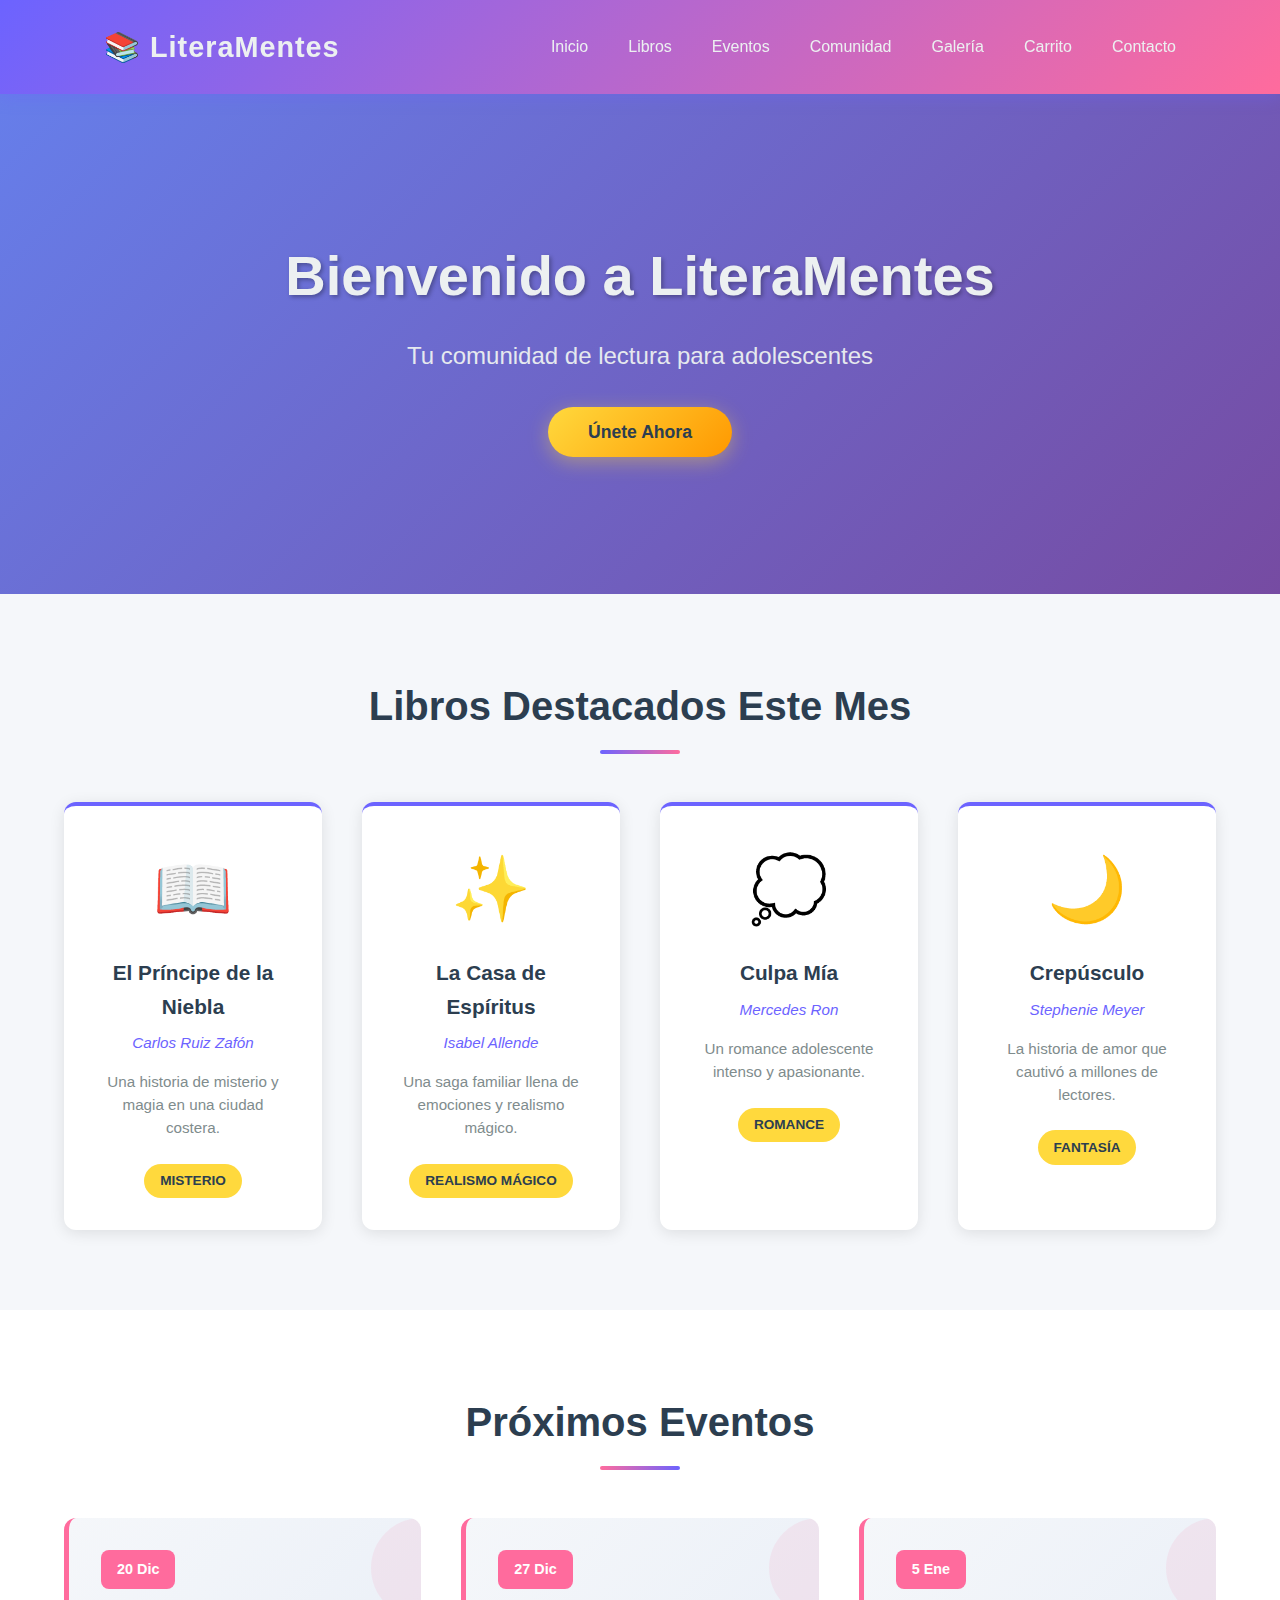
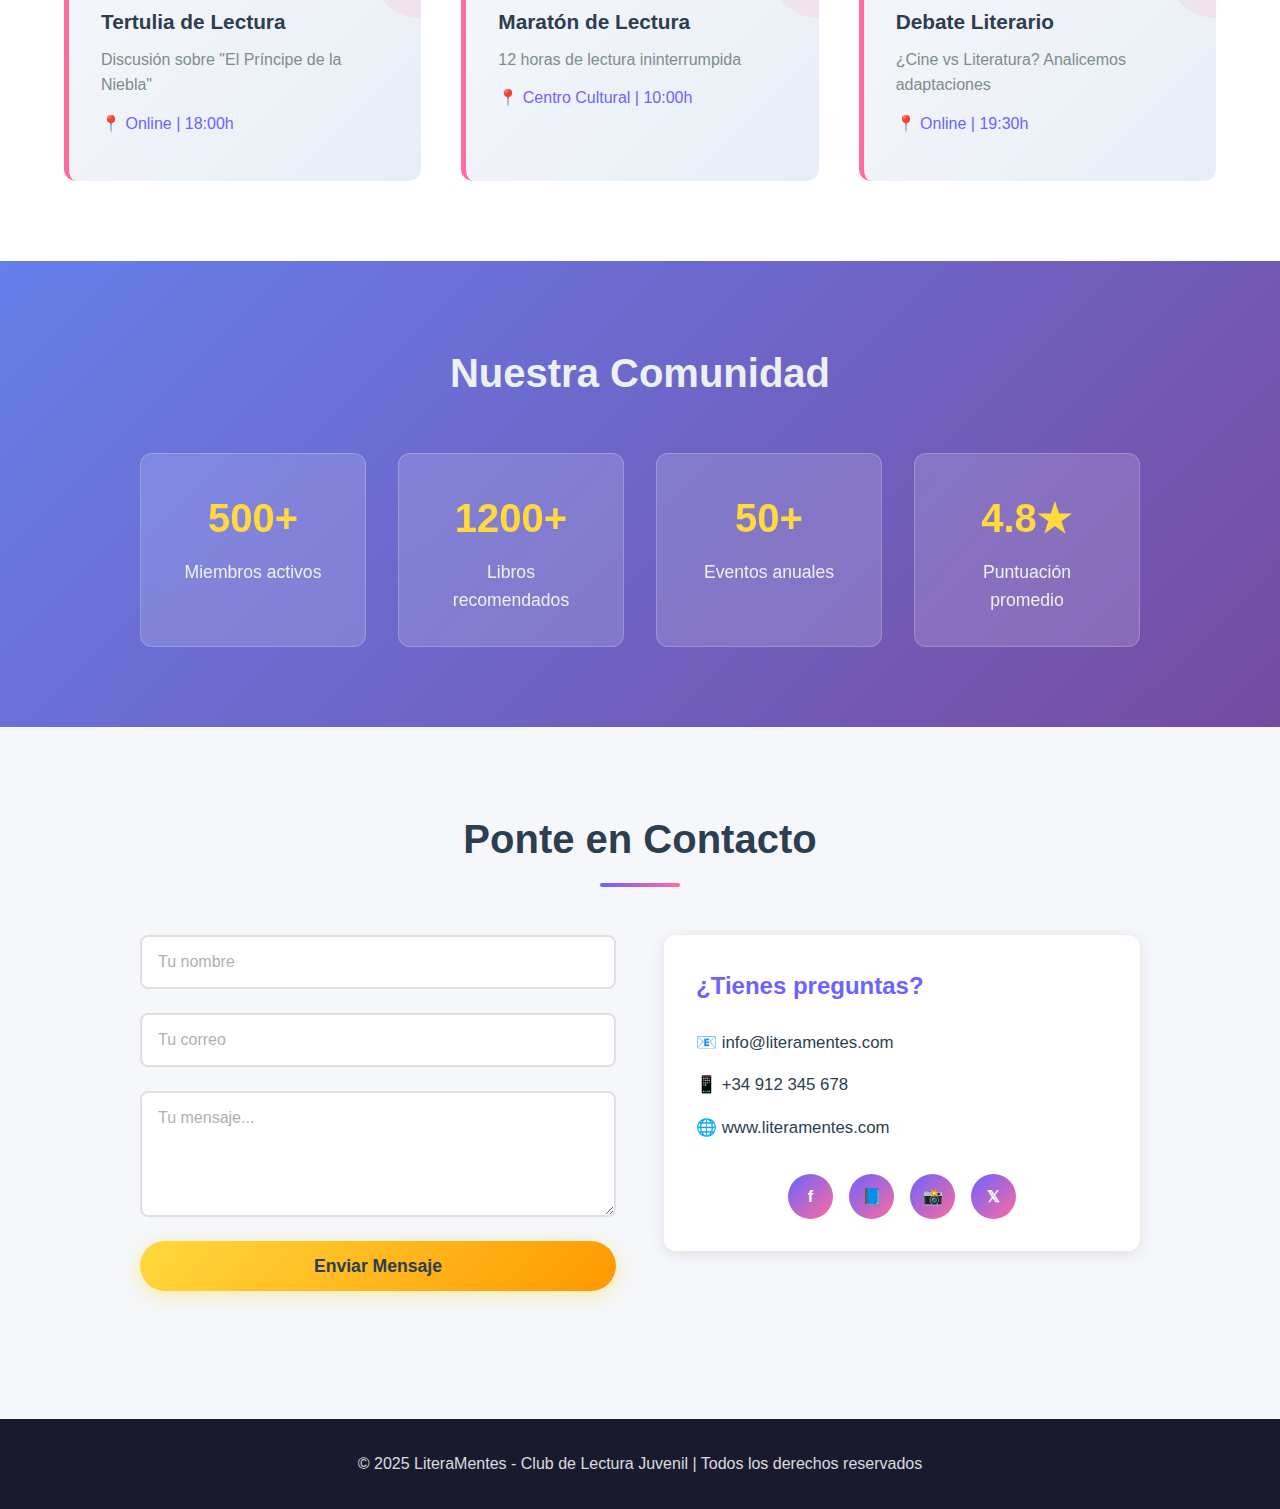
<file: index.html>
<!DOCTYPE html>
<html lang="es">

<head>
    <meta charset="UTF-8">
    <meta name="viewport" content="width=device-width, initial-scale=1.0">
    <title>LiteraMentes - Club de Lectura Juvenil</title>
    <link rel="stylesheet" href="css/style.css">
</head>

<body>
    <!-- Header/Navegación -->
    <header>
        <nav class="navbar">
            <div class="logo">📚 LiteraMentes</div>
            <ul class="nav-links">
                <li><a href="#inicio">Inicio</a></li>
                <li><a href="#libros">Libros</a></li>
                <li><a href="#eventos">Eventos</a></li>
                <li><a href="#comunidad">Comunidad</a></li>
                                <li><a href="pag/gallery.html">Galería</a></li>
                <li><a href="/pag/formularioPago.html">Carrito</a></li>
                <li><a href="/pag/formularioContacto.html">Contacto</a></li>

            </ul>
        </nav>
    </header>

    <!-- Hero Section -->
    <section id="inicio" class="hero">
        <div class="hero-content">
            <h1>Bienvenido a LiteraMentes</h1>
            <p>Tu comunidad de lectura para adolescentes</p>
            <button class="btn-primary">Únete Ahora</button>
        </div>
    </section>

    <!-- Libros Destacados -->
    <section id="libros" class="libros">
        <h2>Libros Destacados Este Mes</h2>
        <div class="libros-grid">
            <div class="libro-card">
                <div class="libro-imagen">📖</div>
                <h3>El Príncipe de la Niebla</h3>
                <p class="autor">Carlos Ruiz Zafón</p>
                <p class="descripcion">Una historia de misterio y magia en una ciudad costera.</p>
                <span class="genero">Misterio</span>
            </div>
            <div class="libro-card">
                <div class="libro-imagen">✨</div>
                <h3>La Casa de Espíritus</h3>
                <p class="autor">Isabel Allende</p>
                <p class="descripcion">Una saga familiar llena de emociones y realismo mágico.</p>
                <span class="genero">Realismo Mágico</span>
            </div>
            <div class="libro-card">
                <div class="libro-imagen">💭</div>
                <h3>Culpa Mía</h3>
                <p class="autor">Mercedes Ron</p>
                <p class="descripcion">Un romance adolescente intenso y apasionante.</p>
                <span class="genero">Romance</span>
            </div>
            <div class="libro-card">
                <div class="libro-imagen">🌙</div>
                <h3>Crepúsculo</h3>
                <p class="autor">Stephenie Meyer</p>
                <p class="descripcion">La historia de amor que cautivó a millones de lectores.</p>
                <span class="genero">Fantasía</span>
            </div>
        </div>
    </section>

    <!-- Eventos Próximos -->
    <section id="eventos" class="eventos">
        <h2>Próximos Eventos</h2>
        <div class="eventos-container">
            <div class="evento-card">
                <div class="evento-fecha">20 Dic</div>
                <h3>Tertulia de Lectura</h3>
                <p>Discusión sobre "El Príncipe de la Niebla"</p>
                <p class="hora">📍 Online | 18:00h</p>
            </div>
            <div class="evento-card">
                <div class="evento-fecha">27 Dic</div>
                <h3>Maratón de Lectura</h3>
                <p>12 horas de lectura ininterrumpida</p>
                <p class="hora">📍 Centro Cultural | 10:00h</p>
            </div>
            <div class="evento-card">
                <div class="evento-fecha">5 Ene</div>
                <h3>Debate Literario</h3>
                <p>¿Cine vs Literatura? Analicemos adaptaciones</p>
                <p class="hora">📍 Online | 19:30h</p>
            </div>
        </div>
    </section>

    <!-- Comunidad -->
    <section id="comunidad" class="comunidad">
        <h2>Nuestra Comunidad</h2>
        <div class="comunidad-stats">
            <div class="stat">
                <h3>500+</h3>
                <p>Miembros activos</p>
            </div>
            <div class="stat">
                <h3>1200+</h3>
                <p>Libros recomendados</p>
            </div>
            <div class="stat">
                <h3>50+</h3>
                <p>Eventos anuales</p>
            </div>
            <div class="stat">
                <h3>4.8★</h3>
                <p>Puntuación promedio</p>
            </div>
        </div>
    </section>

    <!-- Contacto -->
    <section id="contacto" class="contacto">
        <h2>Ponte en Contacto</h2>
        <div class="contacto-container">
            <form class="formulario">
                <input type="text" placeholder="Tu nombre" required>
                <input type="email" placeholder="Tu correo" required>
                <textarea placeholder="Tu mensaje..." rows="5" required></textarea>
                <button type="submit" class="btn-primary">Enviar Mensaje</button>
            </form>
            <div class="contacto-info">
                <h3>¿Tienes preguntas?</h3>
                <p>📧 info@literamentes.com</p>
                <p>📱 +34 912 345 678</p>
                <p>🌐 www.literamentes.com</p>
                <div class="redes-sociales">
                    <a href="#" class="red-social">f</a>
                    <a href="#" class="red-social">📘</a>
                    <a href="#" class="red-social">📸</a>
                    <a href="#" class="red-social">𝕏</a>
                </div>
            </div>
        </div>
    </section>

    <!-- Footer -->
    <footer>
        <p>&copy; 2025 LiteraMentes - Club de Lectura Juvenil | Todos los derechos reservados</p>
    </footer>

    <script>
    </script>
</body>

</html>
</file>
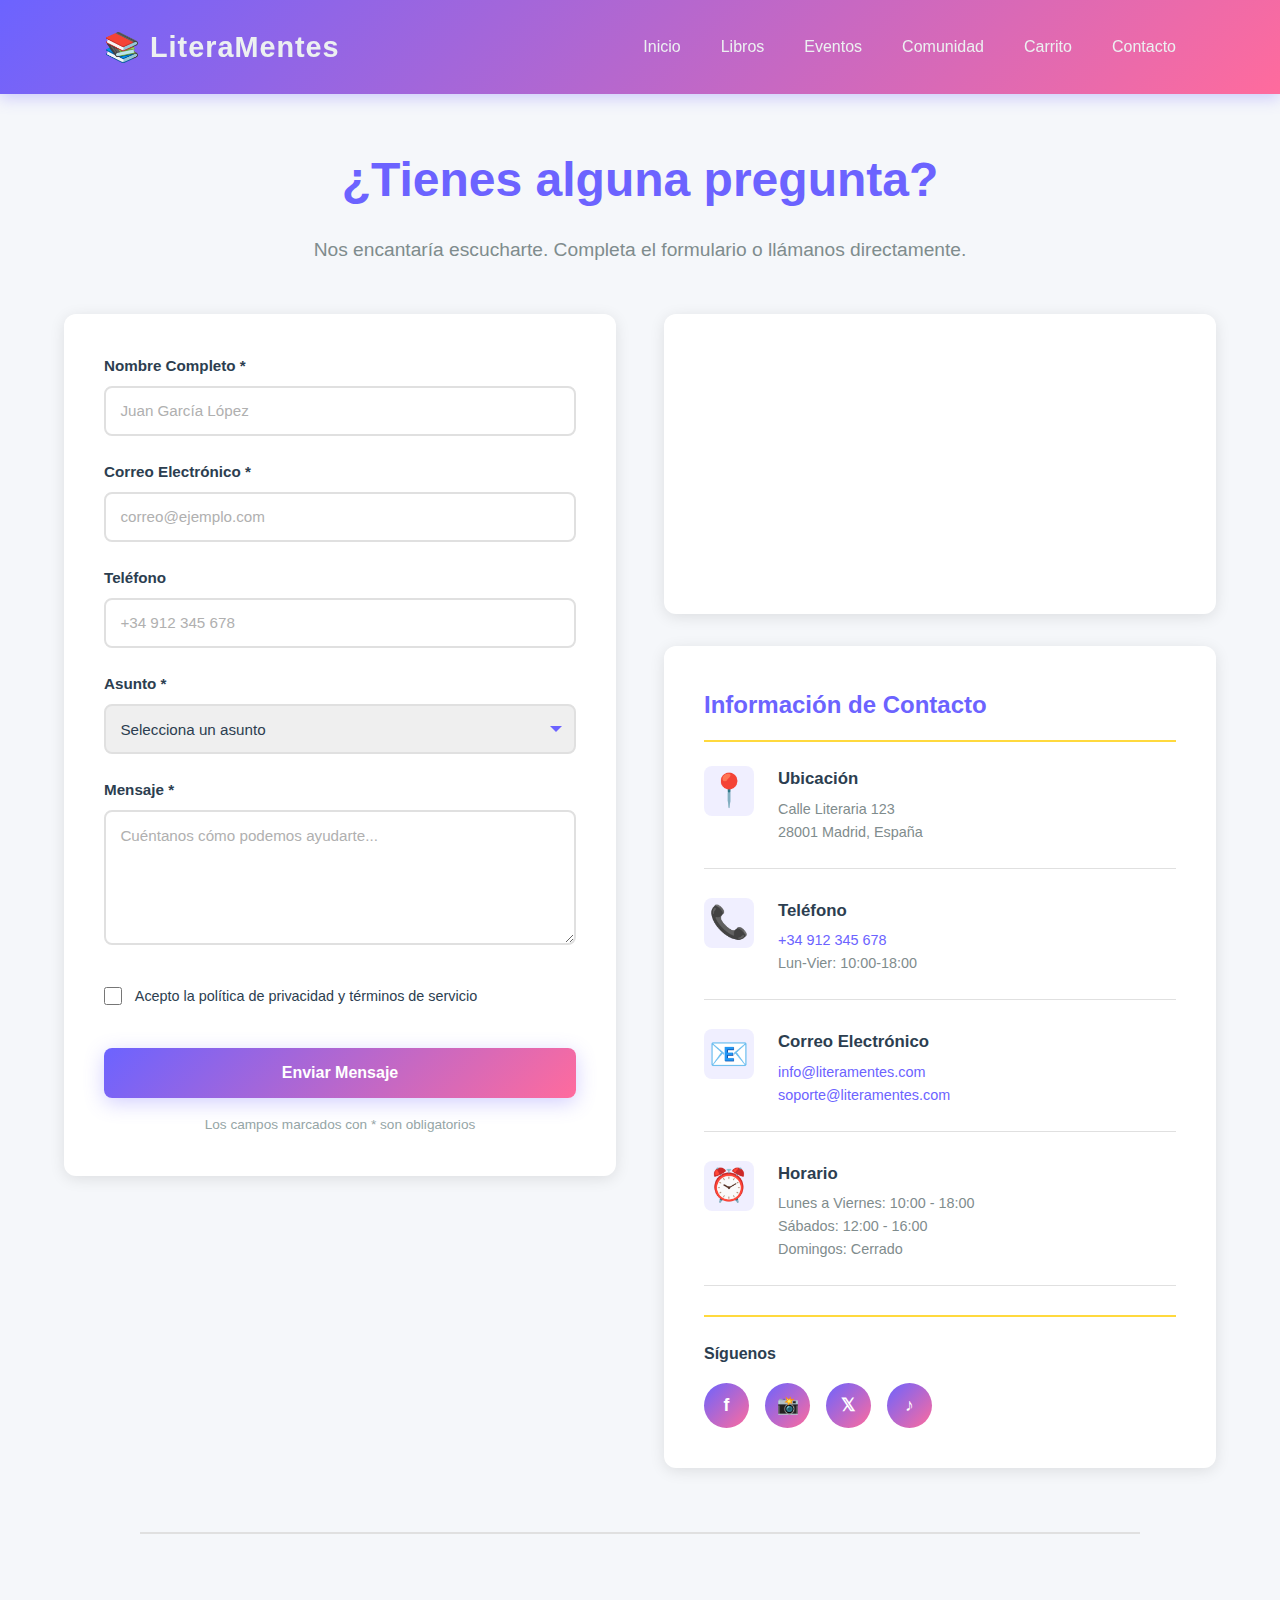
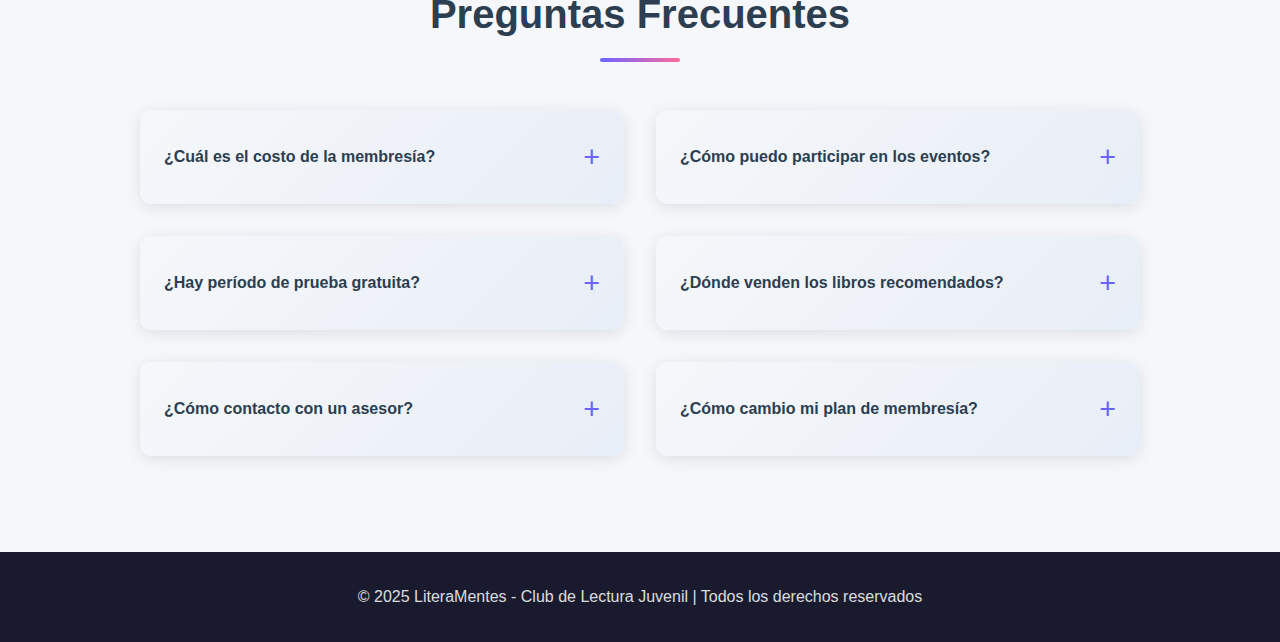
<file: pag/formularioContacto.html>
<!DOCTYPE html>
<html lang="es">

<head>
    <meta charset="UTF-8">
    <meta name="viewport" content="width=device-width, initial-scale=1.0">
    <title>Formulario de Contacto - LiteraMentes</title>
    <link rel="stylesheet" href="../css/style.css">
    <link rel="stylesheet" href="../css/contacto.css">
    <link rel="stylesheet" href="https://cdnjs.cloudflare.com/ajax/libs/font-awesome/6.4.0/css/all.min.css">
</head>

<body>
    <!-- Header/Navegación -->
    <header>
        <nav class="navbar">
            <div class="logo">📚 LiteraMentes</div>
            <ul class="nav-links">
                <li><a href="../index.html">Inicio</a></li>
                <li><a href="../index.html#libros">Libros</a></li>
                <li><a href="../index.html#eventos">Eventos</a></li>
                <li><a href="../index.html#comunidad">Comunidad</a></li>
                <li><a href="/pag/formularioPago.html">Carrito</a></li>
                <li><a href="/pag/formularioContacto.html">Contacto</a></li>
            </ul>
        </nav>
    </header>

    <!-- Sección de Contacto -->
    <section class="contacto-section">
        <h1 class="contacto-titulo">¿Tienes alguna pregunta?</h1>
        <p class="contacto-subtitulo">Nos encantaría escucharte. Completa el formulario o llámanos directamente.</p>

        <div class="contacto-wrapper">
            <!-- Columna Izquierda: Formulario -->
            <div class="contacto-formulario-wrapper">
                <form class="contacto-form" id="contactoForm">
                    <div class="form-grupo">
                        <label for="nombre">Nombre Completo *</label>
                        <input type="text" id="nombre" name="nombre" placeholder="Juan García López" required>
                    </div>

                    <div class="form-grupo">
                        <label for="email">Correo Electrónico *</label>
                        <input type="email" id="email" name="email" placeholder="correo@ejemplo.com" required>
                    </div>

                    <div class="form-grupo">
                        <label for="telefono">Teléfono</label>
                        <input type="tel" id="telefono" name="telefono" placeholder="+34 912 345 678">
                    </div>

                    <div class="form-grupo">
                        <label for="asunto">Asunto *</label>
                        <select id="asunto" name="asunto" required>
                            <option value="">Selecciona un asunto</option>
                            <option value="membresía">Preguntas sobre membresía</option>
                            <option value="eventos">Información sobre eventos</option>
                            <option value="libros">Recomendaciones de libros</option>
                            <option value="soporte">Soporte técnico</option>
                            <option value="otro">Otro</option>
                        </select>
                    </div>

                    <div class="form-grupo">
                        <label for="mensaje">Mensaje *</label>
                        <textarea id="mensaje" name="mensaje" rows="6" placeholder="Cuéntanos cómo podemos ayudarte..."
                            required></textarea>
                    </div>

                    <div class="form-grupo-checkbox">
                        <label class="checkbox-label">
                            <input type="checkbox" name="privacidad" required>
                            <span>Acepto la política de privacidad y términos de servicio</span>
                        </label>
                    </div>

                    <button type="submit" class="btn-enviar">Enviar Mensaje</button>
                    <p class="form-nota">Los campos marcados con * son obligatorios</p>
                </form>
            </div>

            <!-- Columna Derecha: Mapa e Información -->
            <div class="contacto-info-wrapper">
                <!-- Mapa -->
                <div class="mapa-container">
                    <iframe class="mapa-embed"
                        src="https://www.google.com/maps/embed?pb=!1m18!1m12!1m3!1d3037.0000000000005!2d-3.6965656!3d40.4168!2m3!1f0!2f0!3f0!3m2!1i1024!2i768!4f13.1!3m3!1m2!1s0xd418eb4c588b5c1%3A0xd8f71c7c0c0c0c0c!2sMadrid!5e0!3m2!1ses!2ses!4v1703000000000"
                        width="100%" height="300" style="border:0;" allowfullscreen="" loading="lazy"
                        referrerpolicy="no-referrer-when-downgrade"></iframe>
                </div>

                <!-- Información de Contacto -->
                <div class="info-contacto">
                    <h2>Información de Contacto</h2>

                    <div class="info-item">
                        <div class="info-icono">📍</div>
                        <div>
                            <h3>Ubicación</h3>
                            <p>Calle Literaria 123<br>28001 Madrid, España</p>
                        </div>
                    </div>

                    <div class="info-item">
                        <div class="info-icono">📞</div>
                        <div>
                            <h3>Teléfono</h3>
                            <p><a href="tel:+34912345678">+34 912 345 678</a><br>Lun-Vier: 10:00-18:00</p>
                        </div>
                    </div>

                    <div class="info-item">
                        <div class="info-icono">📧</div>
                        <div>
                            <h3>Correo Electrónico</h3>
                            <p><a href="mailto:info@literamentes.com">info@literamentes.com</a><br><a
                                    href="mailto:soporte@literamentes.com">soporte@literamentes.com</a></p>
                        </div>
                    </div>

                    <div class="info-item">
                        <div class="info-icono">⏰</div>
                        <div>
                            <h3>Horario</h3>
                            <p>Lunes a Viernes: 10:00 - 18:00<br>Sábados: 12:00 - 16:00<br>Domingos: Cerrado</p>
                        </div>
                    </div>

                    <!-- Redes Sociales -->
                    <div class="redes-contacto">
                        <h3>Síguenos</h3>
                        <div class="social-links">
                            <a href="#" class="social-btn" title="Facebook">f</a>
                            <a href="#" class="social-btn" title="Instagram">📸</a>
                            <a href="#" class="social-btn" title="Twitter">𝕏</a>
                            <a href="#" class="social-btn" title="TikTok">♪</a>
                        </div>
                    </div>
                </div>
            </div>
        </div>

        <!-- Preguntas Frecuentes -->
        <section class="faq-section">
            <h2>Preguntas Frecuentes</h2>

            <div class="faq-grid">
                <div class="faq-item">
                    <div class="faq-pregunta">
                        <h3>¿Cuál es el costo de la membresía?</h3>
                        <span class="faq-toggle">+</span>
                    </div>
                    <div class="faq-respuesta">
                        <p>Ofrecemos diferentes planes: Membresía Básica por €9.99/mes, Premium por €19.99/mes y VIP por
                            €29.99/mes. Todos incluyen acceso a eventos mensuales y discuentos en libros.</p>
                    </div>
                </div>

                <div class="faq-item">
                    <div class="faq-pregunta">
                        <h3>¿Cómo puedo participar en los eventos?</h3>
                        <span class="faq-toggle">+</span>
                    </div>
                    <div class="faq-respuesta">
                        <p>Como miembro, automáticamente recibirás invitaciones por correo. Solo necesitas confirmar tu
                            asistencia en la plataforma. Los eventos son tanto presenciales como virtuales.</p>
                    </div>
                </div>

                <div class="faq-item">
                    <div class="faq-pregunta">
                        <h3>¿Hay período de prueba gratuita?</h3>
                        <span class="faq-toggle">+</span>
                    </div>
                    <div class="faq-respuesta">
                        <p>Sí, ofrecemos 30 días de prueba gratuita para la membresía Premium. No requiere tarjeta de
                            crédito y puedes cancelar en cualquier momento.</p>
                    </div>
                </div>

                <div class="faq-item">
                    <div class="faq-pregunta">
                        <h3>¿Dónde venden los libros recomendados?</h3>
                        <span class="faq-toggle">+</span>
                    </div>
                    <div class="faq-respuesta">
                        <p>Tenemos alianzas con las principales librerías online. En nuestro sitio encontrarás enlaces
                            directos para comprar con descuento especial para miembros.</p>
                    </div>
                </div>

                <div class="faq-item">
                    <div class="faq-pregunta">
                        <h3>¿Cómo contacto con un asesor?</h3>
                        <span class="faq-toggle">+</span>
                    </div>
                    <div class="faq-respuesta">
                        <p>Puedes contactarnos a través de este formulario, por teléfono en horario de atención, o vía
                            chat en vivo disponible en nuestro sitio web.</p>
                    </div>
                </div>

                <div class="faq-item">
                    <div class="faq-pregunta">
                        <h3>¿Cómo cambio mi plan de membresía?</h3>
                        <span class="faq-toggle">+</span>
                    </div>
                    <div class="faq-respuesta">
                        <p>Desde tu perfil, puedes actualizar tu plan en cualquier momento. El cambio se aplica
                            inmediatamente y ajustaremos el cobro proporcionalmente.</p>
                    </div>
                </div>
            </div>
        </section>
    </section>

    <!-- Footer -->
    <footer>
        <p>&copy; 2025 LiteraMentes - Club de Lectura Juvenil | Todos los derechos reservados</p>
    </footer>

    <script>
        // Manejo del formulario
        const contactoForm = document.getElementById('contactoForm');

        contactoForm.addEventListener('submit', (e) => {
            e.preventDefault();
            alert('¡Gracias por tu mensaje! Nos pondremos en contacto pronto. 📚');
            contactoForm.reset();
        });

        // Acordeón de FAQ
        const faqItems = document.querySelectorAll('.faq-pregunta');

        faqItems.forEach(pregunta => {
            pregunta.addEventListener('click', () => {
                const item = pregunta.parentElement;
                const respuesta = item.querySelector('.faq-respuesta');
                const toggle = pregunta.querySelector('.faq-toggle');

                // Cerrar otros items abiertos
                document.querySelectorAll('.faq-item.activo').forEach(openItem => {
                    if (openItem !== item) {
                        openItem.classList.remove('activo');
                        openItem.querySelector('.faq-toggle').textContent = '+';
                    }
                });

                // Abrir/cerrar item actual
                item.parentElement.classList.toggle('activo');
                toggle.textContent = item.parentElement.classList.contains('activo') ? '−' : '+';
            });
        });
    </script>
</body>

</html>
</file>
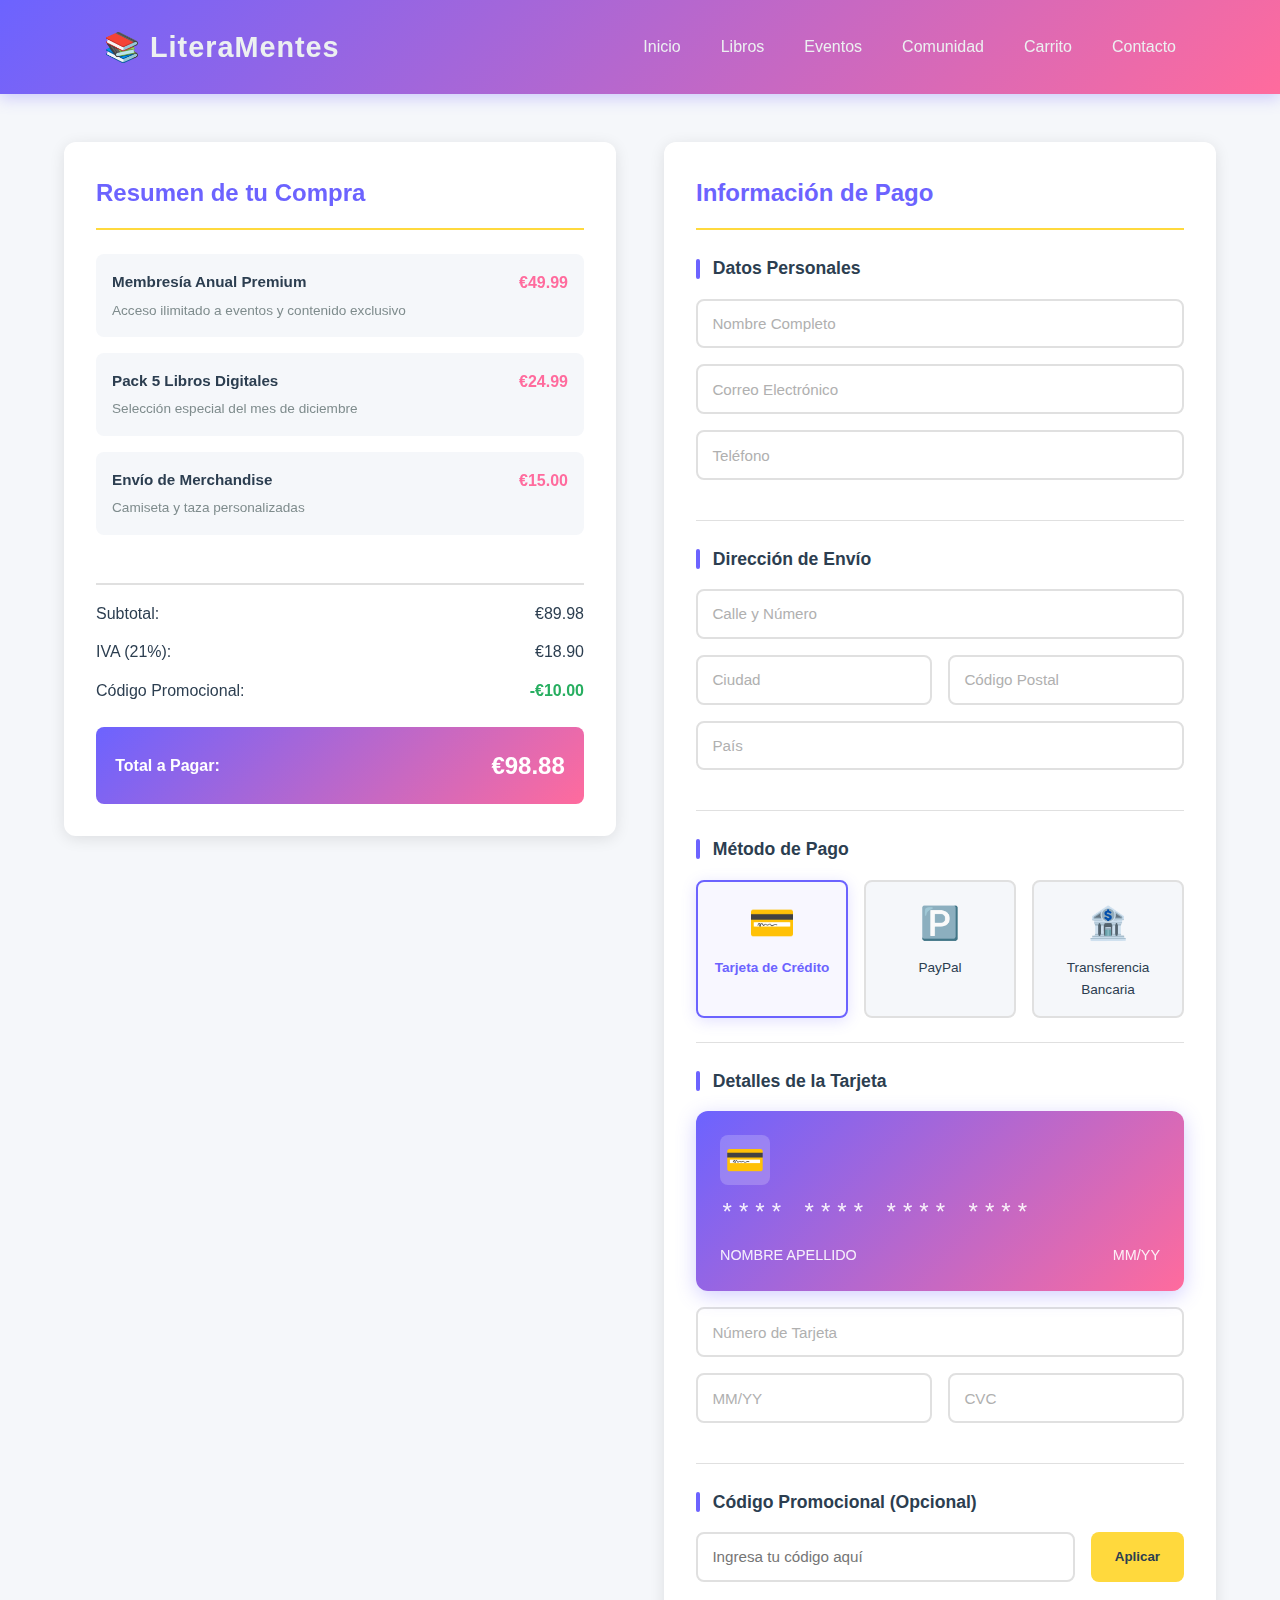
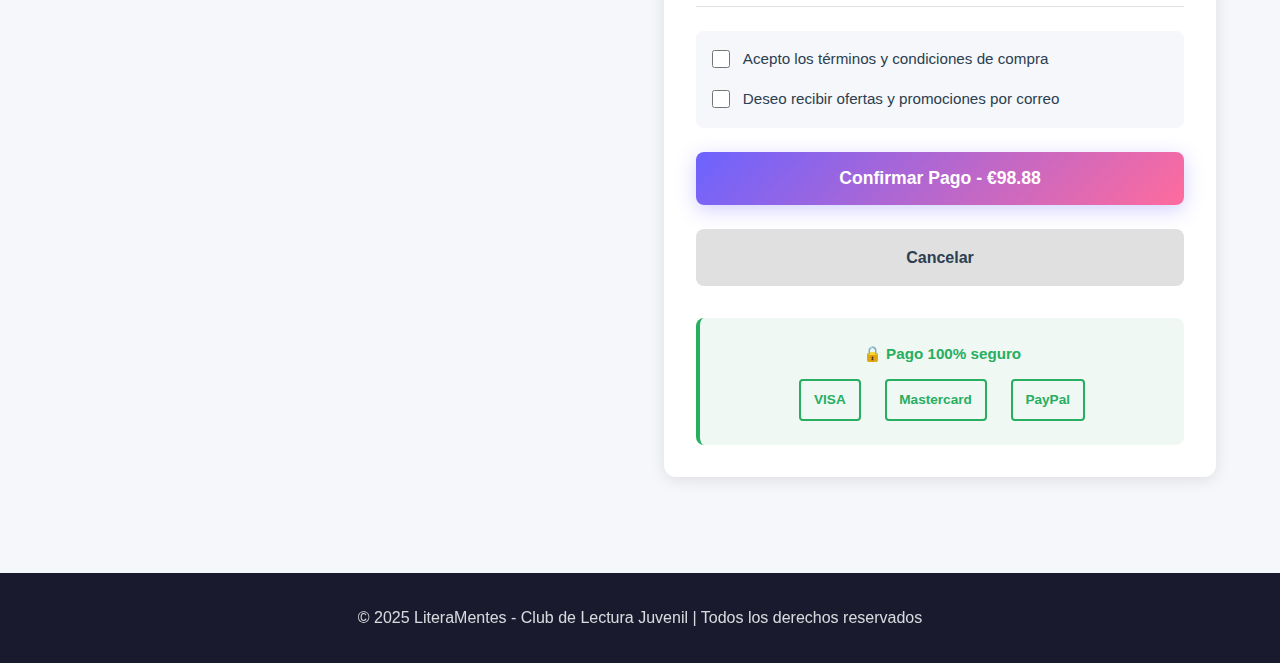
<file: pag/formularioPago.html>
<!DOCTYPE html>
<html lang="es">

<head>
    <meta charset="UTF-8">
    <meta name="viewport" content="width=device-width, initial-scale=1.0">
    <title>Formulario de Pago - LiteraMentes</title>
    <link rel="stylesheet" href="../css/style.css">
    <link rel="stylesheet" href="../css/pago.css">
</head>

<body>
    <!-- Header/Navegación -->
    <header>
        <nav class="navbar">
            <div class="logo">📚 LiteraMentes</div>
            <ul class="nav-links">
                <li><a href="../index.html">Inicio</a></li>
                <li><a href="../index.html#libros">Libros</a></li>
                <li><a href="../index.html#eventos">Eventos</a></li>
                <li><a href="../index.html#comunidad">Comunidad</a></li>
                <li><a href="/pag/formularioPago.html">Carrito</a></li>
                <li><a href="/pag/formularioContacto.html">Contacto</a></li>
            </ul>
        </nav>
    </header>

    <!-- Sección de Pago -->
    <section class="pago-section">
        <div class="pago-container">
            <!-- Lado Izquierdo: Resumen del Pedido -->
            <div class="pago-resumen">
                <h2>Resumen de tu Compra</h2>

                <div class="resumen-items">
                    <div class="resumen-item">
                        <div class="item-info">
                            <h3>Membresía Anual Premium</h3>
                            <p class="item-desc">Acceso ilimitado a eventos y contenido exclusivo</p>
                        </div>
                        <span class="item-precio">€49.99</span>
                    </div>

                    <div class="resumen-item">
                        <div class="item-info">
                            <h3>Pack 5 Libros Digitales</h3>
                            <p class="item-desc">Selección especial del mes de diciembre</p>
                        </div>
                        <span class="item-precio">€24.99</span>
                    </div>

                    <div class="resumen-item">
                        <div class="item-info">
                            <h3>Envío de Merchandise</h3>
                            <p class="item-desc">Camiseta y taza personalizadas</p>
                        </div>
                        <span class="item-precio">€15.00</span>
                    </div>
                </div>

                <div class="resumen-detalles">
                    <div class="detalle-fila">
                        <span>Subtotal:</span>
                        <span>€89.98</span>
                    </div>
                    <div class="detalle-fila">
                        <span>IVA (21%):</span>
                        <span>€18.90</span>
                    </div>
                    <div class="detalle-fila descuento">
                        <span>Código Promocional:</span>
                        <span>-€10.00</span>
                    </div>
                </div>

                <div class="resumen-total">
                    <span>Total a Pagar:</span>
                    <span class="total-cantidad">€98.88</span>
                </div>
            </div>

            <!-- Lado Derecho: Formulario de Pago -->
            <div class="pago-formulario">
                <h2>Información de Pago</h2>

                <form class="form-pago">
                    <!-- Datos Personales -->
                    <div class="form-seccion">
                        <h3>Datos Personales</h3>
                        <div class="form-grupo">
                            <input type="text" placeholder="Nombre Completo" required>
                        </div>
                        <div class="form-grupo">
                            <input type="email" placeholder="Correo Electrónico" required>
                        </div>
                        <div class="form-grupo">
                            <input type="tel" placeholder="Teléfono" required>
                        </div>
                    </div>

                    <!-- Dirección -->
                    <div class="form-seccion">
                        <h3>Dirección de Envío</h3>
                        <div class="form-grupo">
                            <input type="text" placeholder="Calle y Número" required>
                        </div>
                        <div class="form-row">
                            <div class="form-grupo">
                                <input type="text" placeholder="Ciudad" required>
                            </div>
                            <div class="form-grupo">
                                <input type="text" placeholder="Código Postal" required>
                            </div>
                        </div>
                        <div class="form-grupo">
                            <input type="text" placeholder="País" required>
                        </div>
                    </div>

                    <!-- Método de Pago -->
                    <div class="form-seccion">
                        <h3>Método de Pago</h3>
                        <div class="metodos-pago">
                            <label class="metodo-opcion">
                                <input type="radio" name="metodo" value="tarjeta" checked>
                                <span class="metodo-icono">💳</span>
                                <span class="metodo-texto">Tarjeta de Crédito</span>
                            </label>
                            <label class="metodo-opcion">
                                <input type="radio" name="metodo" value="paypal">
                                <span class="metodo-icono">🅿️</span>
                                <span class="metodo-texto">PayPal</span>
                            </label>
                            <label class="metodo-opcion">
                                <input type="radio" name="metodo" value="transferencia">
                                <span class="metodo-icono">🏦</span>
                                <span class="metodo-texto">Transferencia Bancaria</span>
                            </label>
                        </div>
                    </div>

                    <!-- Detalles Tarjeta -->
                    <div class="form-seccion" id="seccionTarjeta">
                        <h3>Detalles de la Tarjeta</h3>
                        <div class="form-grupo">
                            <div class="tarjeta-preview">
                                <div class="tarjeta-chip">💳</div>
                                <div class="tarjeta-numero">**** **** **** ****</div>
                                <div class="tarjeta-datos">
                                    <span id="nombreTarjeta">NOMBRE APELLIDO</span>
                                    <span id="fechaTarjeta">MM/YY</span>
                                </div>
                            </div>
                        </div>
                        <div class="form-grupo">
                            <input type="text" placeholder="Número de Tarjeta" maxlength="19" id="inputNumeroTarjeta"
                                required>
                        </div>
                        <div class="form-row">
                            <div class="form-grupo">
                                <input type="text" placeholder="MM/YY" maxlength="5" id="inputFechaTarjeta" required>
                            </div>
                            <div class="form-grupo">
                                <input type="text" placeholder="CVC" maxlength="3" id="inputCVC" required>
                            </div>
                        </div>
                    </div>

                    <!-- Código Promocional -->
                    <div class="form-seccion">
                        <h3>Código Promocional (Opcional)</h3>
                        <div class="form-grupo-promo">
                            <input type="text" placeholder="Ingresa tu código aquí">
                            <button type="button" class="btn-aplicar">Aplicar</button>
                        </div>
                    </div>

                    <!-- Términos -->
                    <div class="form-terminos">
                        <label>
                            <input type="checkbox" required>
                            <span>Acepto los términos y condiciones de compra</span>
                        </label>
                        <label>
                            <input type="checkbox">
                            <span>Deseo recibir ofertas y promociones por correo</span>
                        </label>
                    </div>

                    <!-- Botones -->
                    <button type="submit" class="btn-pagar">Confirmar Pago - €98.88</button>
                    <a href="../index.html" class="btn-cancelar">Cancelar</a>
                </form>

                <!-- Medios de Pago Seguros -->
                <div class="medios-seguros">
                    <p>🔒 Pago 100% seguro</p>
                    <div class="logos-pago">
                        <span>VISA</span>
                        <span>Mastercard</span>
                        <span>PayPal</span>
                    </div>
                </div>
            </div>
        </div>
    </section>

    <!-- Footer -->
    <footer>
        <p>&copy; 2025 LiteraMentes - Club de Lectura Juvenil | Todos los derechos reservados</p>
    </footer>

    <script>
        // Actualizar vista previa de tarjeta
        const inputNumeroTarjeta = document.getElementById('inputNumeroTarjeta');
        const inputFechaTarjeta = document.getElementById('inputFechaTarjeta');
        const nombreTarjeta = document.getElementById('nombreTarjeta');
        const fechaTarjeta = document.getElementById('fechaTarjeta');

        inputNumeroTarjeta.addEventListener('input', (e) => {
            let valor = e.target.value.replace(/\s/g, '');
            valor = valor.replace(/(\d{4})/g, '$1 ').trim();
            e.target.value = valor;
        });

        inputFechaTarjeta.addEventListener('input', (e) => {
            let valor = e.target.value.replace(/\D/g, '');
            if (valor.length >= 2) {
                valor = valor.substring(0, 2) + '/' + valor.substring(2, 4);
            }
            e.target.value = valor;
            fechaTarjeta.textContent = valor || 'MM/YY';
        });

        // Mostrar/Ocultar sección de tarjeta según método de pago
        const metodoPago = document.querySelectorAll('input[name="metodo"]');
        const seccionTarjeta = document.getElementById('seccionTarjeta');

        metodoPago.forEach(metodo => {
            metodo.addEventListener('change', (e) => {
                if (e.target.value === 'tarjeta') {
                    seccionTarjeta.style.display = 'block';
                } else {
                    seccionTarjeta.style.display = 'none';
                }
            });
        });

        // Envío de formulario
        document.querySelector('.form-pago').addEventListener('submit', (e) => {
            e.preventDefault();
            alert('¡Pago procesado correctamente! Gracias por tu compra en LiteraMentes 📚');
        });
    </script>
</body>

</html>
</file>
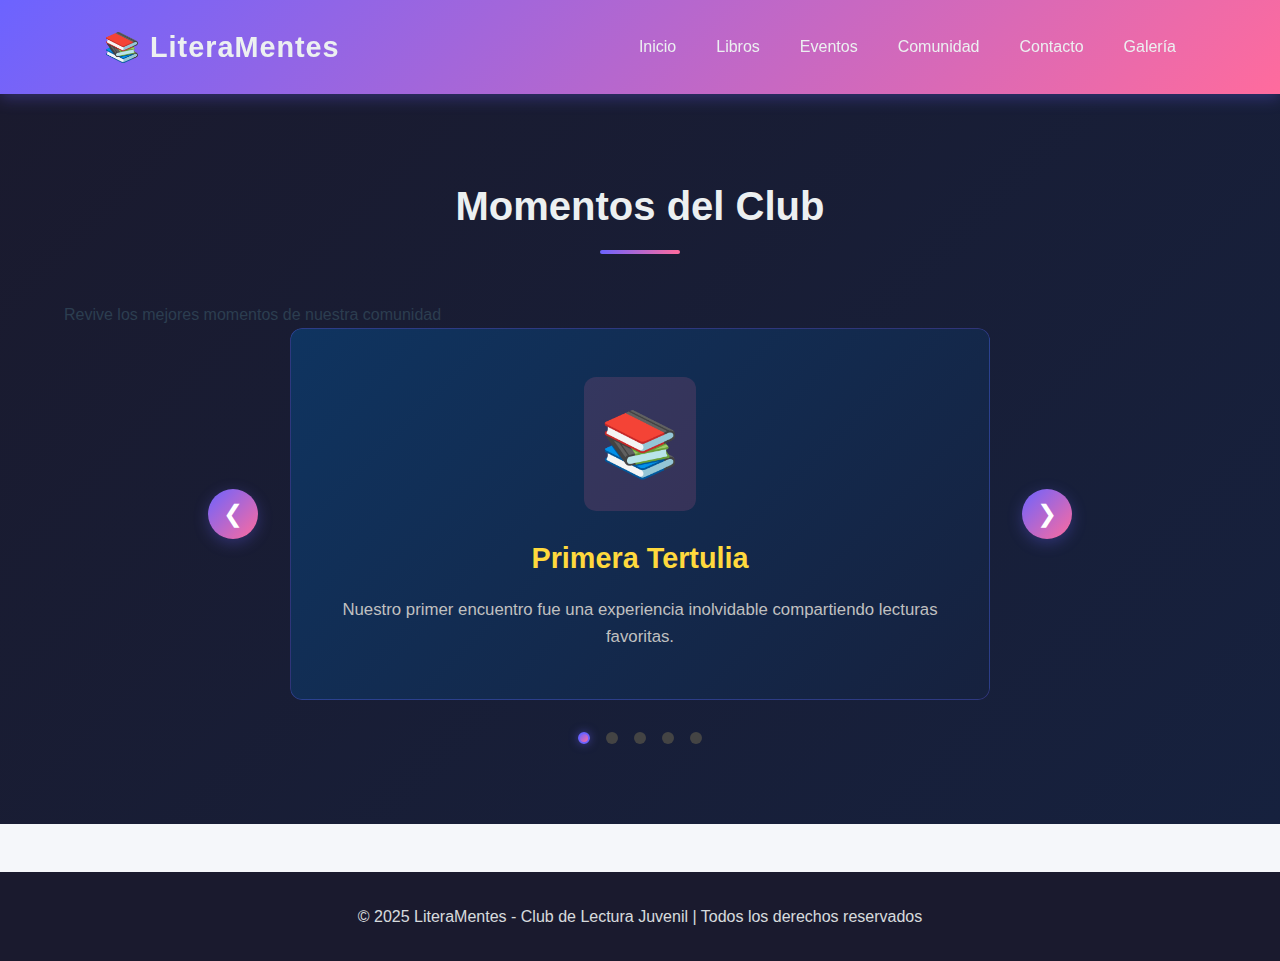
<file: pag/gallery.html>
<!DOCTYPE html>
<html lang="es">

<head>
    <meta charset="UTF-8">
    <meta name="viewport" content="width=device-width, initial-scale=1.0">
    <title>Galería - LiteraMentes</title>
    <link rel="stylesheet" href="../css/style.css">
</head>

<body>
    <!-- Header/Navegación -->
    <header>
        <nav class="navbar">
            <div class="logo">📚 LiteraMentes</div>
            <ul class="nav-links">
                <li><a href="../index.html">Inicio</a></li>
                <li><a href="../index.html#libros">Libros</a></li>
                <li><a href="../index.html#eventos">Eventos</a></li>
                <li><a href="../index.html#comunidad">Comunidad</a></li>
                <li><a href="../index.html#contacto">Contacto</a></li>
                <li><a href="gallery.html">Galería</a></li>
            </ul>
        </nav>
    </header>

    <!-- Galería de Fotos -->
    <section id="galeria" class="galeria">
        <h2>Momentos del Club</h2>
        <p class="galeria-subtitulo">Revive los mejores momentos de nuestra comunidad</p>

        <div class="carrusel-container">
            <button class="carrusel-btn carrusel-prev" onclick="cambiarSlide(-1)">❮</button>

            <div class="carrusel-wrapper">
                <div class="carrusel">
                    <div class="slide active">
                        <div class="slide-imagen" onclick="abrirModal('📚', 'Primera Tertulia')">📚</div>
                        <h3>Primera Tertulia</h3>
                        <p>Nuestro primer encuentro fue una experiencia inolvidable compartiendo lecturas favoritas.</p>
                    </div>
                    <div class="slide">
                        <div class="slide-imagen" onclick="abrirModal('🎉', 'Celebración de Aniversario')">🎉</div>
                        <h3>Celebración de Aniversario</h3>
                        <p>Un año lleno de emociones y nuevas amistades en el mundo de la literatura.</p>
                    </div>
                    <div class="slide">
                        <div class="slide-imagen" onclick="abrirModal('🏆', 'Concurso Literario')">🏆</div>
                        <h3>Concurso Literario</h3>
                        <p>Nuestros miembros brillaron presentando sus propias historias originales.</p>
                    </div>
                    <div class="slide">
                        <div class="slide-imagen" onclick="abrirModal('🎭', 'Dramatización de Clásicos')">🎭</div>
                        <h3>Dramatización de Clásicos</h3>
                        <p>Llevamos al escenario grandes obras de la literatura universal.</p>
                    </div>
                    <div class="slide">
                        <div class="slide-imagen" onclick="abrirModal('💫', 'Encuentro con Autores')">💫</div>
                        <h3>Encuentro con Autores</h3>
                        <p>Una tarde inolvidable con escritores que inspiraron nuestras lecturas.</p>
                    </div>
                </div>
            </div>

            <button class="carrusel-btn carrusel-next" onclick="cambiarSlide(1)">❯</button>
        </div>

        <div class="carrusel-indicadores">
            <span class="indicador active" onclick="irAlSlide(0)"></span>
            <span class="indicador" onclick="irAlSlide(1)"></span>
            <span class="indicador" onclick="irAlSlide(2)"></span>
            <span class="indicador" onclick="irAlSlide(3)"></span>
            <span class="indicador" onclick="irAlSlide(4)"></span>
        </div>
    </section>

    <!-- Modal para Galería -->
    <div id="modalGaleria" class="modal" onclick="cerrarModal(event)">
        <div class="modal-contenido" onclick="event.stopPropagation()">
            <span class="modal-cerrar" onclick="cerrarModal()">&times;</span>
            <div class="modal-imagen-grande" id="modalImagenGrande">📚</div>
            <h2 id="modalTitulo">Primera Tertulia</h2>
        </div>
    </div>

    <!-- Footer -->
    <footer>
        <p>&copy; 2025 LiteraMentes - Club de Lectura Juvenil | Todos los derechos reservados</p>
    </footer>

    <script>
        let indiceSlideActual = 0;

        function cambiarSlide(n) {
            mostrarSlide(indiceSlideActual += n);
        }

        function irAlSlide(n) {
            mostrarSlide(indiceSlideActual = n);
        }

        function mostrarSlide(n) {
            const slides = document.querySelectorAll('.slide');
            const indicadores = document.querySelectorAll('.indicador');

            if (n >= slides.length) {
                indiceSlideActual = 0;
            }
            if (n < 0) {
                indiceSlideActual = slides.length - 1;
            }

            slides.forEach(slide => slide.classList.remove('active'));
            indicadores.forEach(ind => ind.classList.remove('active'));

            slides[indiceSlideActual].classList.add('active');
            indicadores[indiceSlideActual].classList.add('active');
        }

        function abrirModal(imagen, titulo) {
            document.getElementById('modalImagenGrande').textContent = imagen;
            document.getElementById('modalTitulo').textContent = titulo;
            document.getElementById('modalGaleria').classList.add('activo');
        }

        function cerrarModal(event) {
            if (event && event.target.id !== 'modalGaleria') return;
            document.getElementById('modalGaleria').classList.remove('activo');
        }

        document.addEventListener('keydown', (e) => {
            if (e.key === 'Escape') {
                cerrarModal();
            }
        });
    </script>
</body>

</html>
</file>
<file: css/style.css>
/* ====================================
   VARIABLES Y ESTILOS GENERALES
   ==================================== */

:root {
    --primary-color: #6C63FF;
    --secondary-color: #FF6B9D;
    --accent-color: #FFD93D;
    --dark-bg: #1a1a2e;
    --light-bg: #f5f7fa;
    --text-dark: #2c3e50;
    --text-light: #ecf0f1;
    --border-radius: 12px;
    --transition: all 0.3s ease;
}

* {
    margin: 0;
    padding: 0;
    box-sizing: border-box;
}

html {
    scroll-behavior: smooth;
}

body {
    font-family: 'Segoe UI', Tahoma, Geneva, Verdana, sans-serif;
    line-height: 1.6;
    color: var(--text-dark);
    background-color: var(--light-bg);
}

/* ====================================
   HEADER Y NAVEGACIÓN
   ==================================== */

header {
    background: linear-gradient(135deg, var(--primary-color), var(--secondary-color));
    box-shadow: 0 4px 15px rgba(108, 99, 255, 0.3);
    position: sticky;
    top: 0;
    z-index: 100;
}

.navbar {
    display: flex;
    justify-content: space-between;
    align-items: center;
    padding: 1.5rem 5%;
    max-width: 1200px;
    margin: 0 auto;
    width: 100%;
}

.logo {
    font-size: 1.8rem;
    font-weight: bold;
    color: var(--text-light);
    letter-spacing: 1px;
}

.nav-links {
    display: flex;
    list-style: none;
    gap: 2.5rem;
}

.nav-links a {
    color: var(--text-light);
    text-decoration: none;
    font-weight: 500;
    transition: var(--transition);
    position: relative;
}

.nav-links a:hover {
    color: var(--accent-color);
    transform: translateY(-2px);
}

.nav-links a::after {
    content: '';
    position: absolute;
    bottom: -5px;
    left: 0;
    width: 0;
    height: 2px;
    background-color: var(--accent-color);
    transition: width 0.3s ease;
}

.nav-links a:hover::after {
    width: 100%;
}

/* ====================================
   HERO SECTION
   ==================================== */

.hero {
    background: linear-gradient(135deg, #667eea 0%, #764ba2 100%);
    color: var(--text-light);
    padding: 8rem 5%;
    text-align: center;
    min-height: 500px;
    display: flex;
    align-items: center;
    justify-content: center;
}

.hero-content h1 {
    font-size: 3.5rem;
    margin-bottom: 1rem;
    font-weight: 700;
    text-shadow: 2px 2px 4px rgba(0, 0, 0, 0.3);
    animation: slideInDown 0.8s ease;
}

.hero-content p {
    font-size: 1.5rem;
    margin-bottom: 2rem;
    opacity: 0.95;
    animation: slideInUp 0.8s ease 0.2s both;
}

@keyframes slideInDown {
    from {
        opacity: 0;
        transform: translateY(-30px);
    }

    to {
        opacity: 1;
        transform: translateY(0);
    }
}

@keyframes slideInUp {
    from {
        opacity: 0;
        transform: translateY(30px);
    }

    to {
        opacity: 1;
        transform: translateY(0);
    }
}

/* ====================================
   BOTONES
   ==================================== */

.btn-primary {
    background: linear-gradient(135deg, var(--accent-color), #ff9800);
    color: var(--text-dark);
    padding: 0.9rem 2.5rem;
    border: none;
    border-radius: 50px;
    font-size: 1.1rem;
    font-weight: 600;
    cursor: pointer;
    transition: var(--transition);
    box-shadow: 0 5px 20px rgba(255, 217, 61, 0.4);
    animation: slideInUp 0.8s ease 0.4s both;
}

.btn-primary:hover {
    transform: translateY(-3px);
    box-shadow: 0 8px 30px rgba(255, 217, 61, 0.6);
}

.btn-primary:active {
    transform: translateY(-1px);
}

/* ====================================
   SECCIÓN DE LIBROS
   ==================================== */

.libros {
    padding: 5rem 5%;
    background-color: var(--light-bg);
}

.libros h2 {
    text-align: center;
    font-size: 2.5rem;
    margin-bottom: 3rem;
    color: var(--text-dark);
    position: relative;
    padding-bottom: 1rem;
}

.libros h2::after {
    content: '';
    position: absolute;
    bottom: 0;
    left: 50%;
    transform: translateX(-50%);
    width: 80px;
    height: 4px;
    background: linear-gradient(90deg, var(--primary-color), var(--secondary-color));
    border-radius: 2px;
}

.libros-grid {
    display: grid;
    grid-template-columns: repeat(auto-fit, minmax(250px, 1fr));
    gap: 2.5rem;
    max-width: 1200px;
    margin: 0 auto;
}

.libro-card {
    background: white;
    border-radius: var(--border-radius);
    padding: 2rem;
    text-align: center;
    box-shadow: 0 3px 15px rgba(0, 0, 0, 0.1);
    transition: var(--transition);
    border-top: 4px solid var(--primary-color);
}

.libro-card:hover {
    transform: translateY(-10px);
    box-shadow: 0 10px 30px rgba(108, 99, 255, 0.2);
    border-top-color: var(--secondary-color);
}

.libro-imagen {
    font-size: 4rem;
    margin-bottom: 1rem;
    display: inline-block;
    animation: float 3s ease-in-out infinite;
}

@keyframes float {

    0%,
    100% {
        transform: translateY(0px);
    }

    50% {
        transform: translateY(-10px);
    }
}

.libro-card h3 {
    color: var(--text-dark);
    font-size: 1.3rem;
    margin-bottom: 0.5rem;
}

.libro-card .autor {
    color: var(--primary-color);
    font-style: italic;
    font-size: 0.95rem;
    margin-bottom: 1rem;
}

.libro-card .descripcion {
    color: #7f8c8d;
    font-size: 0.95rem;
    margin-bottom: 1.5rem;
    line-height: 1.5;
}

.genero {
    display: inline-block;
    background-color: var(--accent-color);
    color: var(--text-dark);
    padding: 0.4rem 1rem;
    border-radius: 20px;
    font-size: 0.85rem;
    font-weight: 600;
    text-transform: uppercase;
}

/* ====================================
   SECCIÓN DE EVENTOS
   ==================================== */

.eventos {
    padding: 5rem 5%;
    background: white;
}

.eventos h2 {
    text-align: center;
    font-size: 2.5rem;
    margin-bottom: 3rem;
    color: var(--text-dark);
    position: relative;
    padding-bottom: 1rem;
}

.eventos h2::after {
    content: '';
    position: absolute;
    bottom: 0;
    left: 50%;
    transform: translateX(-50%);
    width: 80px;
    height: 4px;
    background: linear-gradient(90deg, var(--secondary-color), var(--primary-color));
    border-radius: 2px;
}

.eventos-container {
    display: grid;
    grid-template-columns: repeat(auto-fit, minmax(300px, 1fr));
    gap: 2.5rem;
    max-width: 1200px;
    margin: 0 auto;
}

.evento-card {
    background: linear-gradient(135deg, var(--light-bg), #e8eef7);
    border-left: 5px solid var(--secondary-color);
    padding: 2rem;
    border-radius: var(--border-radius);
    transition: var(--transition);
    position: relative;
    overflow: hidden;
}

.evento-card::before {
    content: '';
    position: absolute;
    top: 0;
    right: -50px;
    width: 100px;
    height: 100px;
    background-color: rgba(255, 107, 157, 0.1);
    border-radius: 50%;
    transition: var(--transition);
}

.evento-card:hover {
    transform: translateX(5px);
    box-shadow: 0 8px 25px rgba(255, 107, 157, 0.2);
}

.evento-card:hover::before {
    right: -30px;
}

.evento-fecha {
    display: inline-block;
    background: var(--secondary-color);
    color: white;
    padding: 0.5rem 1rem;
    border-radius: 8px;
    font-weight: 600;
    margin-bottom: 1rem;
    font-size: 0.9rem;
}

.evento-card h3 {
    color: var(--text-dark);
    font-size: 1.3rem;
    margin-bottom: 0.5rem;
}

.evento-card p {
    color: #7f8c8d;
    margin-bottom: 0.8rem;
}

.evento-card .hora {
    color: var(--primary-color);
    font-weight: 500;
}

/* ====================================
   SECCIÓN DE COMUNIDAD
   ==================================== */

.comunidad {
    padding: 5rem 5%;
    background: linear-gradient(135deg, #667eea 0%, #764ba2 100%);
    color: var(--text-light);
    text-align: center;
}

.comunidad h2 {
    font-size: 2.5rem;
    margin-bottom: 3rem;
    color: var(--text-light);
}

.comunidad-stats {
    display: grid;
    grid-template-columns: repeat(auto-fit, minmax(200px, 1fr));
    gap: 2rem;
    max-width: 1000px;
    margin: 0 auto;
}

.stat {
    background-color: rgba(255, 255, 255, 0.15);
    padding: 2rem;
    border-radius: var(--border-radius);
    backdrop-filter: blur(10px);
    border: 1px solid rgba(255, 255, 255, 0.2);
    transition: var(--transition);
}

.stat:hover {
    background-color: rgba(255, 255, 255, 0.25);
    transform: translateY(-5px);
}

.stat h3 {
    font-size: 2.5rem;
    margin-bottom: 0.5rem;
    color: var(--accent-color);
    font-weight: 700;
}

.stat p {
    font-size: 1.1rem;
    color: var(--text-light);
}

/* ====================================
   SECCIÓN DE CONTACTO
   ==================================== */

.contacto {
    padding: 5rem 5%;
    background-color: var(--light-bg);
}

.contacto h2 {
    text-align: center;
    font-size: 2.5rem;
    margin-bottom: 3rem;
    color: var(--text-dark);
    position: relative;
    padding-bottom: 1rem;
}

.contacto h2::after {
    content: '';
    position: absolute;
    bottom: 0;
    left: 50%;
    transform: translateX(-50%);
    width: 80px;
    height: 4px;
    background: linear-gradient(90deg, var(--primary-color), var(--secondary-color));
    border-radius: 2px;
}

.contacto-container {
    display: grid;
    grid-template-columns: 1fr 1fr;
    gap: 3rem;
    max-width: 1000px;
    margin: 0 auto;
    align-items: start;
}

.formulario {
    display: flex;
    flex-direction: column;
    gap: 1.5rem;
}

.formulario input,
.formulario textarea {
    padding: 1rem;
    border: 2px solid #e0e0e0;
    border-radius: 8px;
    font-family: inherit;
    font-size: 1rem;
    transition: var(--transition);
}

.formulario input:focus,
.formulario textarea:focus {
    outline: none;
    border-color: var(--primary-color);
    box-shadow: 0 0 0 3px rgba(108, 99, 255, 0.1);
}

.formulario input::placeholder,
.formulario textarea::placeholder {
    color: #b0b0b0;
}

.contacto-info {
    background: white;
    padding: 2rem;
    border-radius: var(--border-radius);
    box-shadow: 0 3px 15px rgba(0, 0, 0, 0.1);
}

.contacto-info h3 {
    color: var(--primary-color);
    font-size: 1.5rem;
    margin-bottom: 1.5rem;
}

.contacto-info p {
    color: var(--text-dark);
    margin-bottom: 1rem;
    font-size: 1.05rem;
}

.redes-sociales {
    display: flex;
    gap: 1rem;
    margin-top: 2rem;
    justify-content: center;
}

.red-social {
    width: 45px;
    height: 45px;
    display: flex;
    align-items: center;
    justify-content: center;
    background: linear-gradient(135deg, var(--primary-color), var(--secondary-color));
    color: white;
    border-radius: 50%;
    text-decoration: none;
    font-weight: bold;
    transition: var(--transition);
}

.red-social:hover {
    transform: translateY(-5px);
    box-shadow: 0 5px 15px rgba(108, 99, 255, 0.4);
}


/* ====================================
   SECCIÓN DE GALERÍA CON CARRUSEL
   ==================================== */

.galeria {
    padding: 5rem 5%;
    background: linear-gradient(135deg, #1a1a2e, #16213e);
}

.galeria h2 {
    text-align: center;
    font-size: 2.5rem;
    margin-bottom: 3rem;
    color: var(--text-light);
    position: relative;
    padding-bottom: 1rem;
}

.galeria h2::after {
    content: '';
    position: absolute;
    bottom: 0;
    left: 50%;
    transform: translateX(-50%);
    width: 80px;
    height: 4px;
    background: linear-gradient(90deg, var(--primary-color), var(--secondary-color));
    border-radius: 2px;
}

.carrusel-container {
    display: flex;
    align-items: center;
    justify-content: center;
    gap: 2rem;
    max-width: 1000px;
    margin: 0 auto 2rem;
}

.carrusel-wrapper {
    flex: 1;
    max-width: 700px;
    overflow: hidden;
    border-radius: var(--border-radius);
}

.carrusel {
    position: relative;
    width: 100%;
}

.slide {
    display: none;
    padding: 3rem 2rem;
    background: linear-gradient(135deg, #0f3460, #16213e);
    border-radius: var(--border-radius);
    text-align: center;
    animation: fadeIn 0.5s ease;
    border: 1px solid rgba(108, 99, 255, 0.3);
}

.slide.active {
    display: block;
}

@keyframes fadeIn {
    from {
        opacity: 0;
    }

    to {
        opacity: 1;
    }
}

.slide-imagen {
    font-size: 4rem;
    margin-bottom: 1.5rem;
    display: inline-block;
    cursor: pointer;
    transition: var(--transition);
    padding: 1rem;
    border-radius: 12px;
    background-color: rgba(255, 107, 157, 0.15);
}

.slide-imagen:hover {
    transform: scale(1.1) rotate(5deg);
    background-color: rgba(255, 107, 157, 0.25);
    box-shadow: 0 5px 20px rgba(255, 107, 157, 0.4);
}

.slide h3 {
    color: var(--accent-color);
    font-size: 1.8rem;
    margin-bottom: 1rem;
}

.slide p {
    color: #c0c0c0;
    font-size: 1.05rem;
    line-height: 1.6;
}

.carrusel-btn {
    background: linear-gradient(135deg, var(--primary-color), var(--secondary-color));
    color: white;
    border: none;
    width: 50px;
    height: 50px;
    border-radius: 50%;
    font-size: 1.5rem;
    cursor: pointer;
    transition: var(--transition);
    display: flex;
    align-items: center;
    justify-content: center;
    box-shadow: 0 4px 15px rgba(108, 99, 255, 0.3);
}

.carrusel-btn:hover {
    transform: scale(1.1);
    box-shadow: 0 6px 20px rgba(108, 99, 255, 0.4);
}

.carrusel-btn:active {
    transform: scale(0.95);
}

.carrusel-indicadores {
    display: flex;
    justify-content: center;
    gap: 1rem;
}

.indicador {
    width: 12px;
    height: 12px;
    border-radius: 50%;
    background-color: #444;
    cursor: pointer;
    transition: var(--transition);
    border: 2px solid transparent;
}

.indicador:hover {
    background-color: #666;
    transform: scale(1.2);
}

.indicador.active {
    background: linear-gradient(135deg, var(--primary-color), var(--secondary-color));
    border-color: var(--primary-color);
    box-shadow: 0 0 10px rgba(108, 99, 255, 0.5);
}

/* ====================================
   FOOTER
   ==================================== */

footer {
    background-color: var(--dark-bg);
    color: var(--text-light);
    text-align: center;
    padding: 2rem;
    margin-top: 3rem;
}

footer p {
    opacity: 0.9;
}

/* ====================================
   MODAL PARA GALERÍA
   ==================================== */

.modal {
    display: none;
    position: fixed;
    z-index: 1000;
    left: 0;
    top: 0;
    width: 100%;
    height: 100%;
    background-color: rgba(0, 0, 0, 0.8);
    backdrop-filter: blur(3px);
    opacity: 0;
    transition: opacity 0.3s ease;
    align-items: center;
    justify-content: center;
}

.modal.activo {
    display: flex;
    opacity: 1;
}

.modal-contenido {
    background-color: white;
    padding: 2rem;
    border-radius: var(--border-radius);
    max-width: 600px;
    width: 90%;
    max-height: 80vh;
    text-align: center;
    position: relative;
    box-shadow: 0 10px 50px rgba(0, 0, 0, 0.3);
    animation: modalSlideIn 0.3s ease;
}

@keyframes modalSlideIn {
    from {
        opacity: 0;
        transform: scale(0.8);
    }

    to {
        opacity: 1;
        transform: scale(1);
    }
}

.modal-cerrar {
    position: absolute;
    right: 1.5rem;
    top: 1rem;
    font-size: 2rem;
    font-weight: bold;
    color: var(--text-dark);
    cursor: pointer;
    transition: var(--transition);
    width: 40px;
    height: 40px;
    display: flex;
    align-items: center;
    justify-content: center;
    border-radius: 50%;
    background-color: var(--light-bg);
}

.modal-cerrar:hover {
    background-color: var(--primary-color);
    color: white;
    transform: rotate(90deg);
}

.modal-imagen-grande {
    font-size: 10rem;
    margin: 2rem 0;
    display: inline-block;
    animation: zoom-in 0.4s ease;
}

@keyframes zoom-in {
    from {
        transform: scale(0.5);
        opacity: 0;
    }

    to {
        transform: scale(1);
        opacity: 1;
    }
}

#modalTitulo {
    color: var(--primary-color);
    font-size: 2rem;
    margin-bottom: 1rem;
}
</file>
<file: css/contacto.css>
/* ====================================
   ESTILOS PARA PÁGINA DE CONTACTO
   ==================================== */

.contacto-section {
    padding: 3rem 5%;
    background-color: var(--light-bg);
    min-height: 100vh;
}

.contacto-titulo {
    text-align: center;
    font-size: 3rem;
    color: var(--primary-color);
    margin-bottom: 1rem;
    font-weight: 700;
}

.contacto-subtitulo {
    text-align: center;
    font-size: 1.2rem;
    color: #7f8c8d;
    margin-bottom: 3rem;
}

/* ====================================
   WRAPPER PRINCIPAL
   ==================================== */

.contacto-wrapper {
    display: grid;
    grid-template-columns: 1fr 1fr;
    gap: 3rem;
    max-width: 1200px;
    margin: 0 auto 4rem;
}

/* ====================================
   FORMULARIO DE CONTACTO
   ==================================== */

.contacto-formulario-wrapper {
    background: white;
    padding: 2.5rem;
    border-radius: var(--border-radius);
    box-shadow: 0 3px 15px rgba(0, 0, 0, 0.1);
    height: fit-content;
}

.contacto-form {
    display: flex;
    flex-direction: column;
    gap: 1.5rem;
}

.form-grupo {
    display: flex;
    flex-direction: column;
}

.form-grupo label {
    color: var(--text-dark);
    font-weight: 600;
    margin-bottom: 0.5rem;
    font-size: 0.95rem;
}

.form-grupo input,
.form-grupo select,
.form-grupo textarea {
    padding: 0.9rem;
    border: 2px solid #e0e0e0;
    border-radius: 8px;
    font-family: inherit;
    font-size: 0.95rem;
    transition: var(--transition);
    color: var(--text-dark);
}

.form-grupo input::placeholder,
.form-grupo textarea::placeholder {
    color: #b0b0b0;
}

.form-grupo input:focus,
.form-grupo select:focus,
.form-grupo textarea:focus {
    outline: none;
    border-color: var(--primary-color);
    box-shadow: 0 0 0 3px rgba(108, 99, 255, 0.1);
    background-color: rgba(108, 99, 255, 0.02);
}

.form-grupo select {
    cursor: pointer;
    appearance: none;
    background-image: url("data:image/svg+xml,%3Csvg xmlns='http://www.w3.org/2000/svg' width='12' height='12' viewBox='0 0 12 12'%3E%3Cpath fill='%236C63FF' d='M0 3l6 6 6-6z'/%3E%3C/svg%3E");
    background-repeat: no-repeat;
    background-position: right 0.75rem center;
    padding-right: 2.5rem;
}

.form-grupo textarea {
    resize: vertical;
    min-height: 120px;
}

/* ====================================
   CHECKBOX
   ==================================== */

.form-grupo-checkbox {
    margin: 1rem 0;
}

.checkbox-label {
    display: flex;
    align-items: flex-start;
    cursor: pointer;
    color: var(--text-dark);
    font-size: 0.9rem;
}

.checkbox-label input[type="checkbox"] {
    width: 18px;
    height: 18px;
    margin-right: 0.8rem;
    margin-top: 2px;
    cursor: pointer;
    accent-color: var(--primary-color);
    flex-shrink: 0;
}

/* ====================================
   BOTÓN ENVIAR
   ==================================== */

.btn-enviar {
    background: linear-gradient(135deg, var(--primary-color), var(--secondary-color));
    color: white;
    padding: 1rem;
    border: none;
    border-radius: 8px;
    font-size: 1rem;
    font-weight: 600;
    cursor: pointer;
    transition: var(--transition);
    box-shadow: 0 5px 20px rgba(108, 99, 255, 0.3);
}

.btn-enviar:hover {
    transform: translateY(-3px);
    box-shadow: 0 8px 30px rgba(108, 99, 255, 0.4);
}

.btn-enviar:active {
    transform: translateY(-1px);
}

.form-nota {
    color: #95a5a6;
    font-size: 0.85rem;
    text-align: center;
    margin-top: -0.5rem;
}

/* ====================================
   INFORMACIÓN Y MAPA
   ==================================== */

.contacto-info-wrapper {
    display: flex;
    flex-direction: column;
    gap: 2rem;
}

.mapa-container {
    background: white;
    padding: 1rem;
    border-radius: var(--border-radius);
    box-shadow: 0 3px 15px rgba(0, 0, 0, 0.1);
    overflow: hidden;
    height: 300px;
}

.mapa-embed {
    border-radius: 8px;
}

/* ====================================
   INFORMACIÓN DE CONTACTO
   ==================================== */

.info-contacto {
    background: white;
    padding: 2.5rem;
    border-radius: var(--border-radius);
    box-shadow: 0 3px 15px rgba(0, 0, 0, 0.1);
}

.info-contacto h2 {
    color: var(--primary-color);
    font-size: 1.5rem;
    margin-bottom: 1.5rem;
    padding-bottom: 1rem;
    border-bottom: 2px solid var(--accent-color);
}

.info-item {
    display: flex;
    gap: 1.5rem;
    margin-bottom: 1.8rem;
    padding-bottom: 1.5rem;
    border-bottom: 1px solid #e0e0e0;
}

.info-item:last-child {
    border-bottom: none;
    margin-bottom: 0;
    padding-bottom: 0;
}

.info-icono {
    font-size: 2rem;
    width: 50px;
    height: 50px;
    display: flex;
    align-items: center;
    justify-content: center;
    background-color: rgba(108, 99, 255, 0.1);
    border-radius: 8px;
    flex-shrink: 0;
}

.info-item h3 {
    color: var(--text-dark);
    font-size: 1.05rem;
    margin-bottom: 0.3rem;
}

.info-item p {
    color: #7f8c8d;
    font-size: 0.9rem;
    line-height: 1.6;
}

.info-item a {
    color: var(--primary-color);
    text-decoration: none;
    font-weight: 500;
    transition: var(--transition);
}

.info-item a:hover {
    color: var(--secondary-color);
    text-decoration: underline;
}

/* ====================================
   REDES SOCIALES
   ==================================== */

.redes-contacto {
    margin-top: 1.5rem;
    padding-top: 1.5rem;
    border-top: 2px solid var(--accent-color);
}

.redes-contacto h3 {
    color: var(--text-dark);
    margin-bottom: 1rem;
    font-size: 1rem;
}

.social-links {
    display: flex;
    gap: 1rem;
}

.social-btn {
    width: 45px;
    height: 45px;
    display: flex;
    align-items: center;
    justify-content: center;
    background: linear-gradient(135deg, var(--primary-color), var(--secondary-color));
    color: white;
    border-radius: 50%;
    text-decoration: none;
    font-weight: bold;
    font-size: 1.1rem;
    transition: var(--transition);
}

.social-btn:hover {
    transform: translateY(-5px);
    box-shadow: 0 5px 15px rgba(108, 99, 255, 0.4);
}

/* ====================================
   SECCIÓN FAQ
   ==================================== */

.faq-section {
    max-width: 1000px;
    margin: 4rem auto 0;
    padding-top: 3rem;
    border-top: 2px solid #e0e0e0;
}

.faq-section h2 {
    text-align: center;
    font-size: 2.5rem;
    color: var(--text-dark);
    margin-bottom: 3rem;
    position: relative;
    padding-bottom: 1rem;
}

.faq-section h2::after {
    content: '';
    position: absolute;
    bottom: 0;
    left: 50%;
    transform: translateX(-50%);
    width: 80px;
    height: 4px;
    background: linear-gradient(90deg, var(--primary-color), var(--secondary-color));
    border-radius: 2px;
}

.faq-grid {
    display: grid;
    grid-template-columns: repeat(2, 1fr);
    gap: 2rem;
}

.faq-item {
    background: white;
    border-radius: var(--border-radius);
    box-shadow: 0 3px 15px rgba(0, 0, 0, 0.1);
    overflow: hidden;
    transition: var(--transition);
}

.faq-item:hover {
    box-shadow: 0 5px 25px rgba(0, 0, 0, 0.15);
}

.faq-pregunta {
    padding: 1.5rem;
    background: linear-gradient(135deg, var(--light-bg), #e8eef7);
    cursor: pointer;
    display: flex;
    justify-content: space-between;
    align-items: center;
    user-select: none;
    transition: var(--transition);
}

.faq-item.activo .faq-pregunta {
    background: linear-gradient(135deg, var(--primary-color), var(--secondary-color));
}

.faq-pregunta h3 {
    color: var(--text-dark);
    font-size: 1rem;
    margin: 0;
    flex: 1;
}

.faq-item.activo .faq-pregunta h3 {
    color: white;
}

.faq-toggle {
    font-size: 1.8rem;
    color: var(--primary-color);
    font-weight: 300;
    margin-left: 1rem;
    flex-shrink: 0;
    transition: var(--transition);
}

.faq-item.activo .faq-toggle {
    color: white;
}

.faq-respuesta {
    max-height: 0;
    overflow: hidden;
    transition: max-height 0.3s ease;
}

.faq-item.activo .faq-respuesta {
    max-height: 200px;
}

.faq-respuesta p {
    padding: 1.5rem;
    color: #7f8c8d;
    font-size: 0.95rem;
    line-height: 1.7;
    margin: 0;
}

/* ====================================
   RESPONSIVE
   ==================================== */

@media (max-width: 768px) {
    .contacto-wrapper {
        grid-template-columns: 1fr;
        gap: 2rem;
    }

    .faq-grid {
        grid-template-columns: 1fr;
        gap: 1.5rem;
    }

    .contacto-titulo {
        font-size: 2rem;
    }

    .contacto-subtitulo {
        font-size: 1rem;
    }
}
</file>
<file: css/pago.css>
/* ====================================
   ESTILOS ESPECÍFICOS PARA PÁGINA DE PAGO
   ==================================== */

.pago-section {
    padding: 3rem 5%;
    background-color: var(--light-bg);
    min-height: 100vh;
}

.pago-container {
    display: grid;
    grid-template-columns: 1fr 1fr;
    gap: 3rem;
    max-width: 1200px;
    margin: 0 auto;
    align-items: start;
}

/* ====================================
   RESUMEN DE COMPRA
   ==================================== */

.pago-resumen {
    background: white;
    padding: 2rem;
    border-radius: var(--border-radius);
    box-shadow: 0 3px 15px rgba(0, 0, 0, 0.1);
    height: fit-content;
    position: sticky;
    top: 100px;
}

.pago-resumen h2 {
    color: var(--primary-color);
    font-size: 1.5rem;
    margin-bottom: 1.5rem;
    padding-bottom: 1rem;
    border-bottom: 2px solid var(--accent-color);
}

.resumen-items {
    margin-bottom: 2rem;
    max-height: 300px;
    overflow-y: auto;
}

.resumen-item {
    display: flex;
    justify-content: space-between;
    align-items: flex-start;
    padding: 1rem;
    margin-bottom: 1rem;
    background-color: var(--light-bg);
    border-radius: 8px;
    transition: var(--transition);
}

.resumen-item:hover {
    background-color: #e8eef7;
    transform: translateX(5px);
}

.item-info h3 {
    color: var(--text-dark);
    font-size: 0.95rem;
    margin-bottom: 0.3rem;
}

.item-desc {
    color: #7f8c8d;
    font-size: 0.85rem;
}

.item-precio {
    color: var(--secondary-color);
    font-weight: 600;
    font-size: 1rem;
    min-width: 60px;
    text-align: right;
}

.resumen-detalles {
    border-top: 2px solid #e0e0e0;
    padding-top: 1rem;
    margin-bottom: 1.5rem;
}

.detalle-fila {
    display: flex;
    justify-content: space-between;
    margin-bottom: 0.8rem;
    color: var(--text-dark);
}

.detalle-fila.descuento span:last-child {
    color: #27ae60;
    font-weight: 600;
}

.resumen-total {
    display: flex;
    justify-content: space-between;
    align-items: center;
    padding: 1.2rem;
    background: linear-gradient(135deg, var(--primary-color), var(--secondary-color));
    color: white;
    border-radius: 8px;
    font-weight: 600;
}

.total-cantidad {
    font-size: 1.5rem;
}

/* ====================================
   FORMULARIO DE PAGO
   ==================================== */

.pago-formulario {
    background: white;
    padding: 2rem;
    border-radius: var(--border-radius);
    box-shadow: 0 3px 15px rgba(0, 0, 0, 0.1);
}

.pago-formulario h2 {
    color: var(--primary-color);
    font-size: 1.5rem;
    margin-bottom: 1.5rem;
    padding-bottom: 1rem;
    border-bottom: 2px solid var(--accent-color);
}

.form-pago {
    display: flex;
    flex-direction: column;
    gap: 1.5rem;
}

.form-seccion {
    border-bottom: 1px solid #e0e0e0;
    padding-bottom: 1.5rem;
}

.form-seccion:last-of-type {
    border-bottom: none;
}

.form-seccion h3 {
    color: var(--text-dark);
    font-size: 1.1rem;
    margin-bottom: 1rem;
    display: flex;
    align-items: center;
}

.form-seccion h3::before {
    content: '';
    display: inline-block;
    width: 4px;
    height: 20px;
    background-color: var(--primary-color);
    border-radius: 2px;
    margin-right: 0.8rem;
}

.form-grupo {
    margin-bottom: 1rem;
}

.form-grupo input,
.form-grupo input[type="text"],
.form-grupo input[type="email"],
.form-grupo input[type="tel"] {
    width: 100%;
    padding: 0.9rem;
    border: 2px solid #e0e0e0;
    border-radius: 8px;
    font-family: inherit;
    font-size: 0.95rem;
    transition: var(--transition);
}

.form-grupo input:focus {
    outline: none;
    border-color: var(--primary-color);
    box-shadow: 0 0 0 3px rgba(108, 99, 255, 0.1);
    background-color: rgba(108, 99, 255, 0.02);
}

.form-grupo input::placeholder {
    color: #b0b0b0;
}

.form-row {
    display: grid;
    grid-template-columns: 1fr 1fr;
    gap: 1rem;
}

/* ====================================
   MÉTODOS DE PAGO
   ==================================== */

.metodos-pago {
    display: grid;
    grid-template-columns: repeat(3, 1fr);
    gap: 1rem;
}

.metodo-opcion {
    display: flex;
    flex-direction: column;
    align-items: center;
    padding: 1rem;
    border: 2px solid #e0e0e0;
    border-radius: 8px;
    cursor: pointer;
    transition: var(--transition);
    background-color: var(--light-bg);
}

.metodo-opcion input[type="radio"] {
    display: none;
}

.metodo-opcion input[type="radio"]:checked+.metodo-icono {
    transform: scale(1.2);
}

.metodo-opcion input[type="radio"]:checked~.metodo-texto {
    color: var(--primary-color);
    font-weight: 600;
}

.metodo-opcion:has(input:checked) {
    border-color: var(--primary-color);
    background-color: rgba(108, 99, 255, 0.05);
    box-shadow: 0 3px 15px rgba(108, 99, 255, 0.2);
}

.metodo-opcion:hover {
    border-color: var(--primary-color);
    transform: translateY(-3px);
}

.metodo-icono {
    font-size: 2rem;
    margin-bottom: 0.5rem;
    transition: var(--transition);
}

.metodo-texto {
    color: var(--text-dark);
    font-size: 0.85rem;
    text-align: center;
    transition: var(--transition);
}

/* ====================================
   VISTA PREVIA DE TARJETA
   ==================================== */

.tarjeta-preview {
    background: linear-gradient(135deg, var(--primary-color), var(--secondary-color));
    color: white;
    padding: 1.5rem;
    border-radius: 12px;
    margin-bottom: 1rem;
    position: relative;
    height: 180px;
    display: flex;
    flex-direction: column;
    justify-content: space-between;
    box-shadow: 0 5px 20px rgba(108, 99, 255, 0.3);
}

.tarjeta-chip {
    font-size: 2rem;
    width: 50px;
    height: 50px;
    background-color: rgba(255, 255, 255, 0.2);
    border-radius: 8px;
    display: flex;
    align-items: center;
    justify-content: center;
}

.tarjeta-numero {
    font-size: 1.5rem;
    letter-spacing: 2px;
    font-family: 'Courier New', monospace;
    opacity: 0.9;
}

.tarjeta-datos {
    display: flex;
    justify-content: space-between;
    font-size: 0.9rem;
    opacity: 0.9;
}

/* ====================================
   CÓDIGO PROMOCIONAL
   ==================================== */

.form-grupo-promo {
    display: grid;
    grid-template-columns: 1fr auto;
    gap: 1rem;
}

.form-grupo-promo input {
    padding: 0.9rem;
    border: 2px solid #e0e0e0;
    border-radius: 8px;
    font-family: inherit;
    font-size: 0.95rem;
    transition: var(--transition);
}

.form-grupo-promo input:focus {
    outline: none;
    border-color: var(--primary-color);
    box-shadow: 0 0 0 3px rgba(108, 99, 255, 0.1);
}

.btn-aplicar {
    padding: 0.9rem 1.5rem;
    background-color: var(--accent-color);
    color: var(--text-dark);
    border: none;
    border-radius: 8px;
    font-weight: 600;
    cursor: pointer;
    transition: var(--transition);
}

.btn-aplicar:hover {
    background-color: #ffcc00;
    transform: translateY(-2px);
    box-shadow: 0 3px 10px rgba(255, 217, 61, 0.3);
}

/* ====================================
   TÉRMINOS Y CONDICIONES
   ==================================== */

.form-terminos {
    display: flex;
    flex-direction: column;
    gap: 1rem;
    padding: 1rem;
    background-color: var(--light-bg);
    border-radius: 8px;
}

.form-terminos label {
    display: flex;
    align-items: center;
    cursor: pointer;
    color: var(--text-dark);
    font-size: 0.95rem;
}

.form-terminos input[type="checkbox"] {
    width: 18px;
    height: 18px;
    margin-right: 0.8rem;
    cursor: pointer;
    accent-color: var(--primary-color);
}

/* ====================================
   BOTONES DE ACCIÓN
   ==================================== */

.btn-pagar {
    background: linear-gradient(135deg, var(--primary-color), var(--secondary-color));
    color: white;
    padding: 1rem;
    border: none;
    border-radius: 8px;
    font-size: 1.1rem;
    font-weight: 600;
    cursor: pointer;
    transition: var(--transition);
    box-shadow: 0 5px 20px rgba(108, 99, 255, 0.3);
}

.btn-pagar:hover {
    transform: translateY(-3px);
    box-shadow: 0 8px 30px rgba(108, 99, 255, 0.4);
}

.btn-pagar:active {
    transform: translateY(-1px);
}

.btn-cancelar {
    background-color: #e0e0e0;
    color: var(--text-dark);
    padding: 1rem;
    border: none;
    border-radius: 8px;
    font-size: 1rem;
    font-weight: 600;
    cursor: pointer;
    text-decoration: none;
    text-align: center;
    transition: var(--transition);
}

.btn-cancelar:hover {
    background-color: #d0d0d0;
    transform: translateY(-2px);
}

/* ====================================
   MEDIOS DE PAGO SEGUROS
   ==================================== */

.medios-seguros {
    margin-top: 2rem;
    padding: 1.5rem;
    background-color: #f0f8f4;
    border-left: 4px solid #27ae60;
    border-radius: 8px;
    text-align: center;
}

.medios-seguros p {
    color: #27ae60;
    font-weight: 600;
    margin-bottom: 0.8rem;
    font-size: 0.95rem;
}

.logos-pago {
    display: flex;
    justify-content: center;
    gap: 1.5rem;
    flex-wrap: wrap;
}

.logos-pago span {
    color: #27ae60;
    font-weight: 700;
    font-size: 0.85rem;
    padding: 0.5rem 0.8rem;
    border: 2px solid #27ae60;
    border-radius: 4px;
}
</file>
